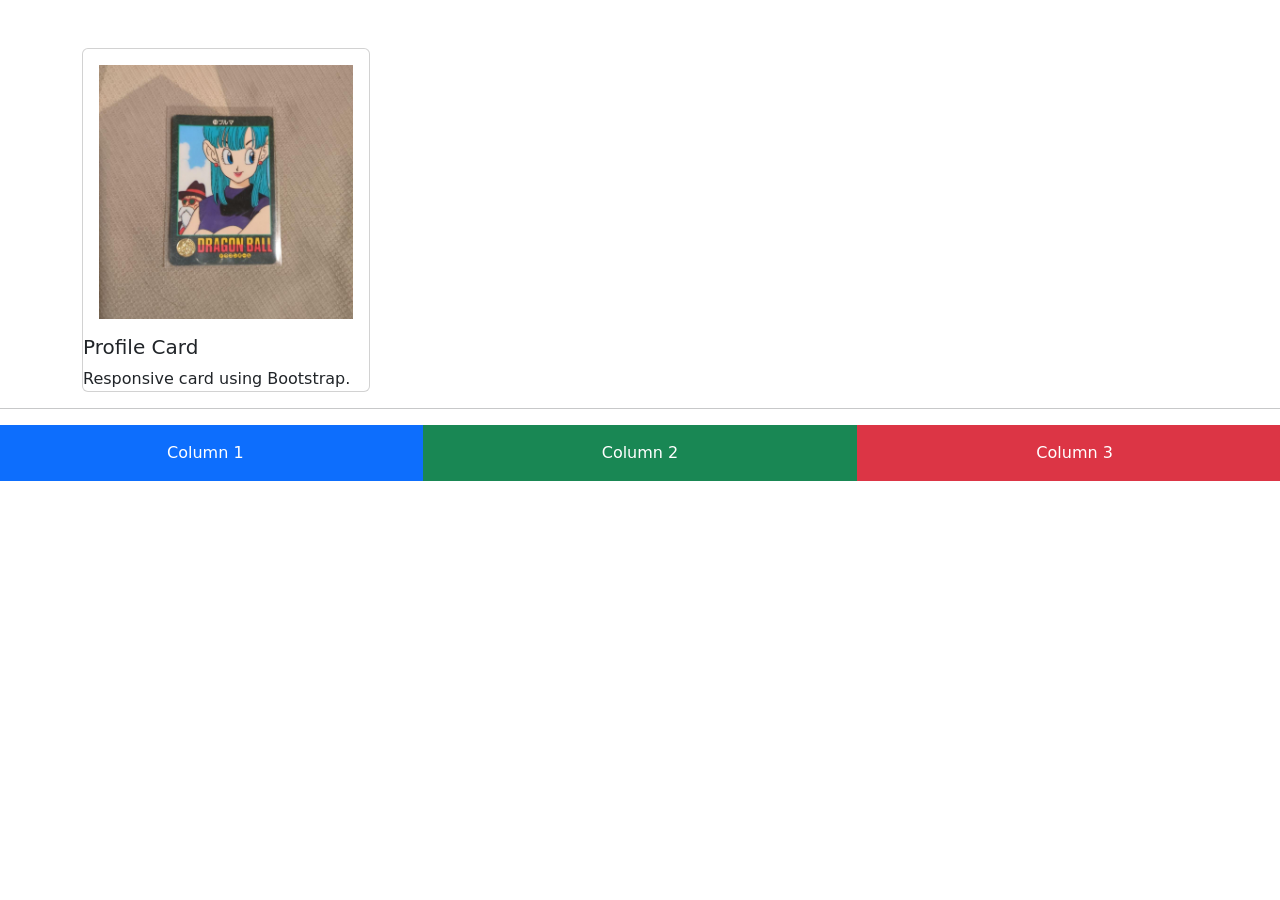
<file: front end framework/front end framework/index.html>
<!DOCTYPE html>
<html>

<head>
    <title>Bootstrap Task</title>

    <link href="https://cdn.jsdelivr.net/npm/bootstrap@5.3.3/dist/css/bootstrap.min.css" rel="stylesheet">
</head>

<body>

    <div class="container mt-5">

        <div class="card" style="width:18rem;">
            <img src="profile.jpg" <div class="card-body">
            <h5 class="card-title">Profile Card</h5>
            <p class="card-text">
                Responsive card using Bootstrap.
            </p>
        </div>
    </div>

    <hr>

    <div class="row text-center">
        <div class="col-md-4 bg-primary text-white p-3">
            Column 1
        </div>

        <div class="col-md-4 bg-success text-white p-3">
            Column 2
        </div>

        <div class="col-md-4 bg-danger text-white p-3">
            Column 3
        </div>
    </div>

    </div>

</body>

</html>
</file>
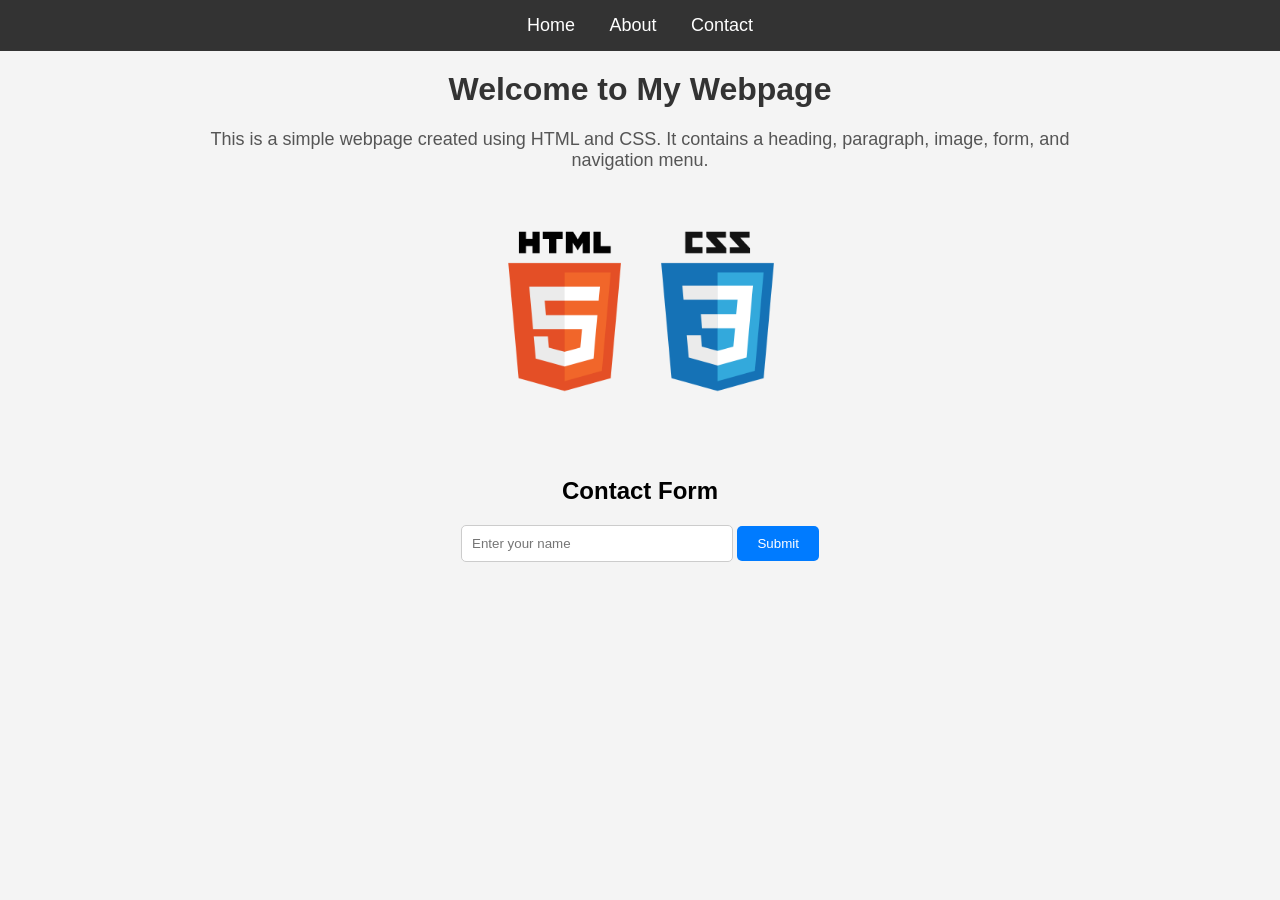
<file: html internship/html internship/index.html>
<!DOCTYPE html>
<html lang="en">

<head>
    <meta charset="UTF-8">
    <title>Simple Webpage</title>
    <link rel="stylesheet" href="style.css">
</head>

<body>
    <nav>
        <a href="#">Home</a>
        <a href="#">About</a>
        <a href="#">Contact</a>
    </nav>
    <h1>Welcome to My Webpage</h1>
    <p>
        This is a simple webpage created using HTML and CSS.
        It contains a heading, paragraph, image, form, and navigation menu.
    </p>
    <img src="sample-image.png" alt="Sample Image">
    <div class="form-container">
        <h2>Contact Form</h2>
        <form>
            <input type="text" placeholder="Enter your name" required>
            <button type="submit">Submit</button>
        </form>
    </div>

</body>

</html>
</file>
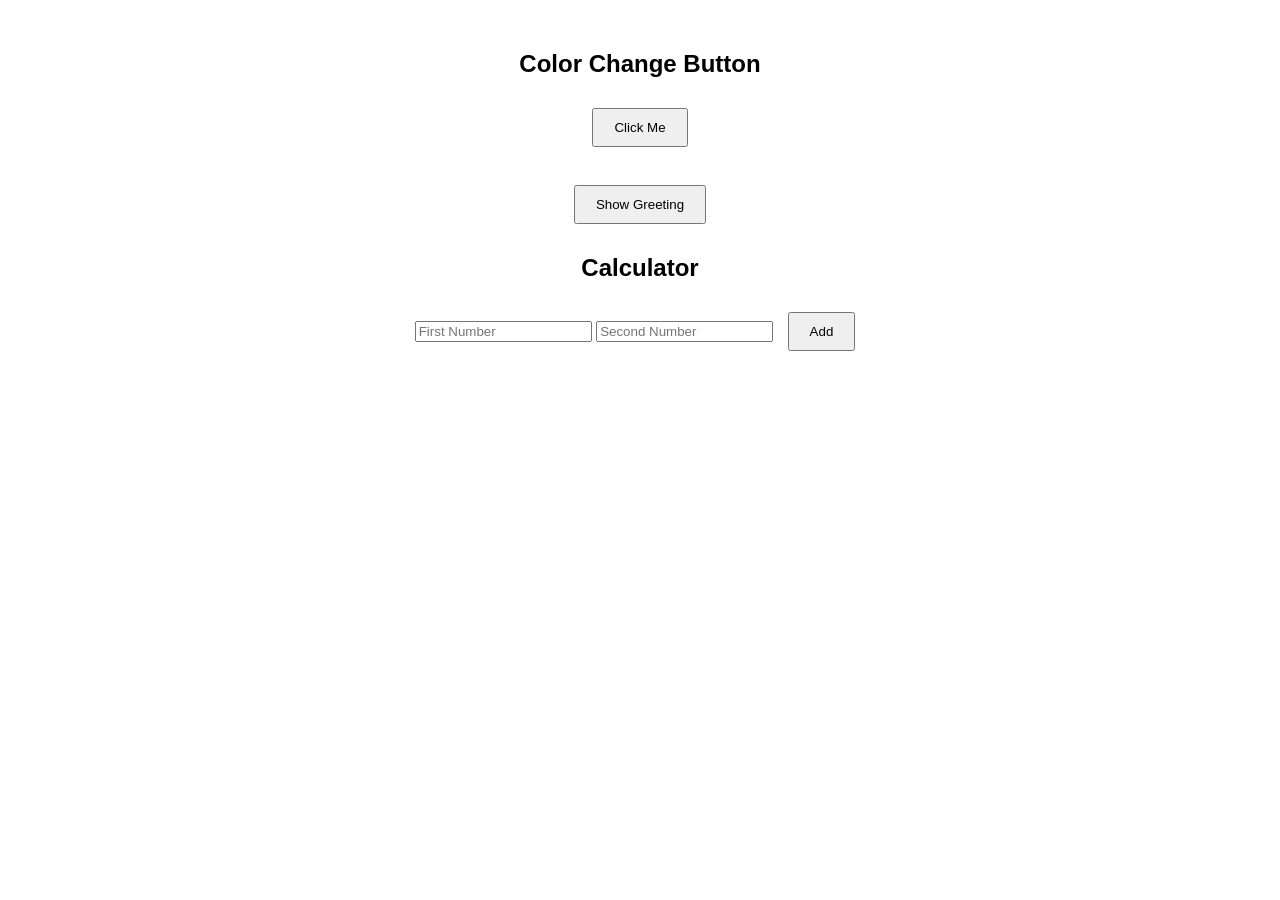
<file: js internship/js internship/index.html>
<!DOCTYPE html>
<html>

<head>
    <title>JavaScript Tasks</title>
    <link rel="stylesheet" href="style.css">
</head>

<body>

    <h2>Color Change Button</h2>
    <button id="colorBtn">Click Me</button>

    <br><br>

    <button onclick="showGreeting()">Show Greeting</button>

    <h2>Calculator</h2>

    <input type="number" id="num1" placeholder="First Number">
    <input type="number" id="num2" placeholder="Second Number">

    <button onclick="addNumbers()">Add</button>

    <h3 id="result"></h3>

    <script src="script.js"></script>
</body>

</html>
</file>
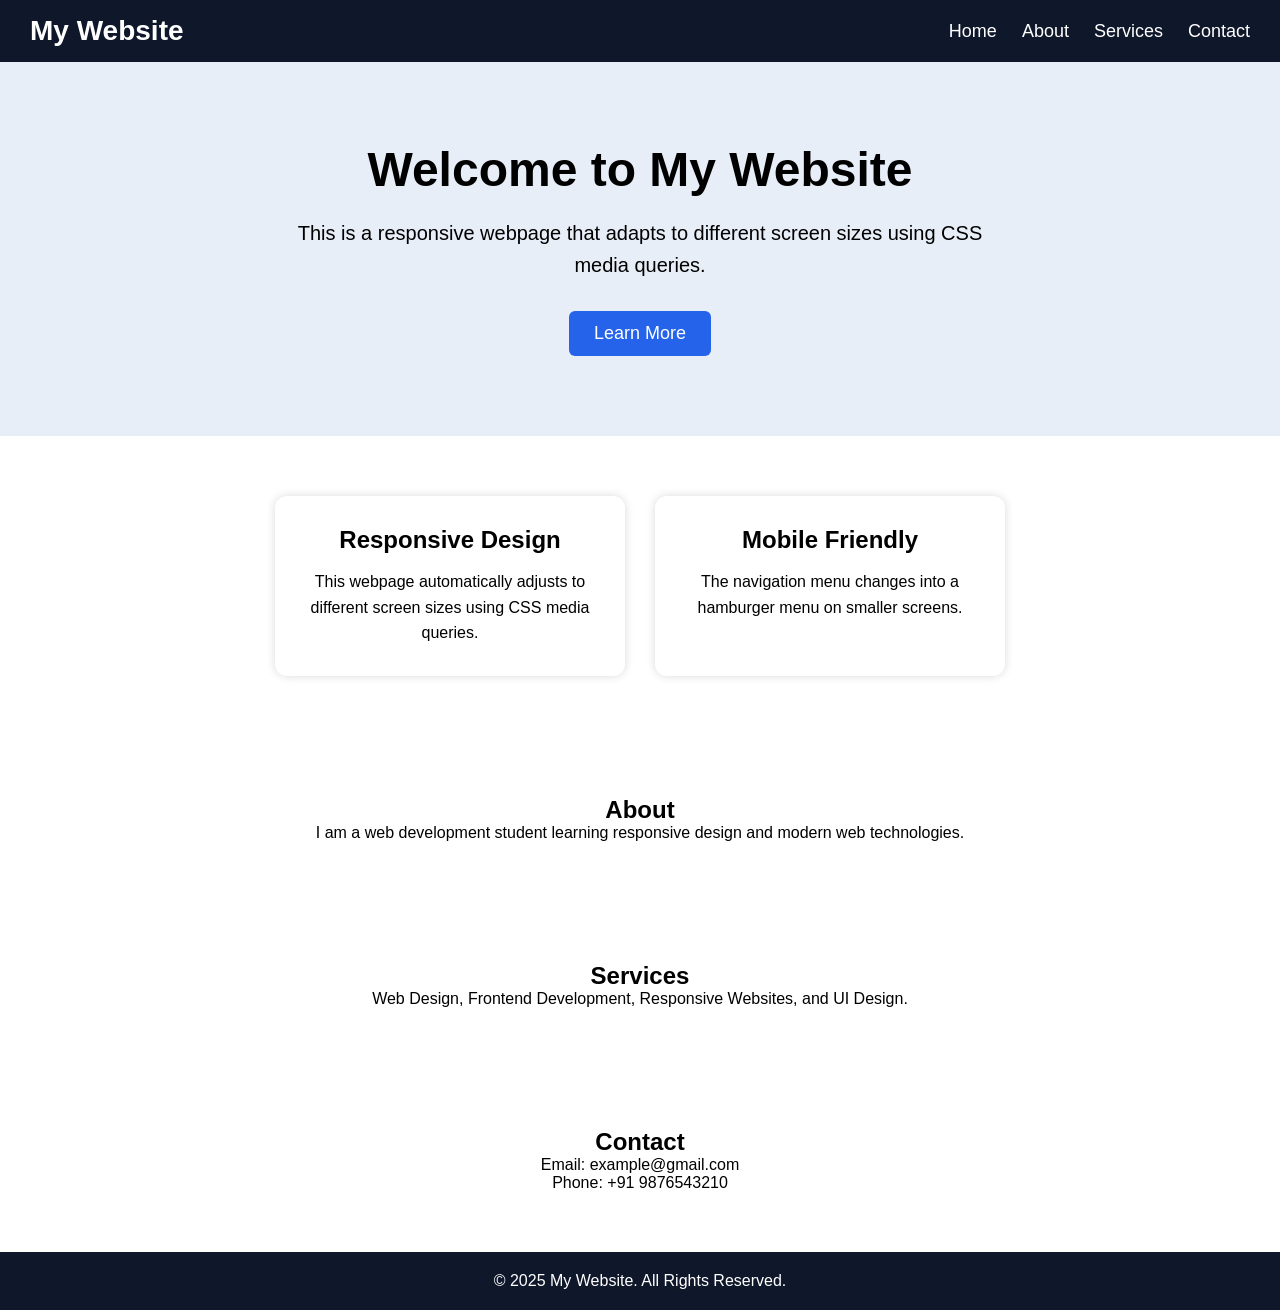
<file: responsive design/responsive design/index.html>
<!DOCTYPE html>
<html lang="en">

<head>
    <meta charset="UTF-8">
    <meta name="viewport" content="width=device-width, initial-scale=1.0">
    <title>Responsive Website</title>
    <link rel="stylesheet" href="style.css">
</head>

<body>

    <!-- Navigation Bar -->
    <nav class="navbar">
        <div class="logo">My Website</div>

        <input type="checkbox" id="menu-toggle">

        <label for="menu-toggle" class="hamburger">
            ☰
        </label>

        <ul class="nav-links">
            <li><a href="#home">Home</a></li>
            <li><a href="#about">About</a></li>
            <li><a href="#services">Services</a></li>
            <li><a href="#contact">Contact</a></li>
        </ul>
    </nav>

    <!-- Hero Section -->
    <section id="home" class="hero">
        <h1>Welcome to My Website</h1>
        <p>
            This is a responsive webpage that adapts to
            different screen sizes using CSS media queries.
        </p>
        <button>Learn More</button>
    </section>

    <!-- Cards Section -->
    <section class="cards">

        <div class="card">
            <h2>Responsive Design</h2>
            <p>
                This webpage automatically adjusts to different
                screen sizes using CSS media queries.
            </p>
        </div>

        <div class="card">
            <h2>Mobile Friendly</h2>
            <p>
                The navigation menu changes into a hamburger menu
                on smaller screens.
            </p>
        </div>

    </section>

    <!-- About Section -->
    <section id="about" class="card-section">
        <h2>About</h2>
        <p>
            I am a web development student learning responsive
            design and modern web technologies.
        </p>
    </section>

    <!-- Services Section -->
    <section id="services" class="card-section">
        <h2>Services</h2>
        <p>
            Web Design, Frontend Development,
            Responsive Websites, and UI Design.
        </p>
    </section>

    <!-- Contact Section -->
    <section id="contact" class="card-section">
        <h2>Contact</h2>
        <p>Email: example@gmail.com</p>
        <p>Phone: +91 9876543210</p>
    </section>

    <!-- Footer -->
    <footer>
        <p>© 2025 My Website. All Rights Reserved.</p>
    </footer>

</body>

</html>
</file>
<file: html internship/html internship/style.css>
/* General Styling */
body {
    font-family: Arial, sans-serif;
    text-align: center;
    margin: 0;
    padding: 0;
    background-color: #f4f4f4;
}

/* Navigation Menu */
nav {
    background-color: #333;
    padding: 15px;
}

nav a {
    color: white;
    text-decoration: none;
    margin: 0 15px;
    font-size: 18px;
}

nav a:hover {
    color: yellow;
}

/* Heading */
h1 {
    color: #333;
    margin-top: 20px;
}

/* Paragraph */
p {
    width: 70%;
    margin: 10px auto;
    font-size: 18px;
    color: #555;
}

/* Image */
img {
    width: 300px;
    height: auto;
    margin: 20px 0;
    border-radius: 10px;
}

/* Form */
.form-container {
    margin-top: 20px;
}

input {
    padding: 10px;
    width: 250px;
    border: 1px solid #ccc;
    border-radius: 5px;
}

button {
    padding: 10px 20px;
    background-color: #007BFF;
    color: white;
    border: none;
    border-radius: 5px;
    cursor: pointer;
}

button:hover {
    background-color: #0056b3;
}
</file>
<file: js internship/js internship/style.css>
body {
    text-align: center;
    font-family: Arial;
    margin-top: 50px;
}

button {
    padding: 10px 20px;
    margin: 10px;
}
</file>
<file: responsive design/responsive design/style.css>
* {
    margin: 0;
    padding: 0;
    box-sizing: border-box;
}

body {
    font-family: Arial, sans-serif;
}

/* Navbar */
.navbar {
    background: #0f172a;
    color: white;
    display: flex;
    justify-content: space-between;
    align-items: center;
    padding: 15px 30px;
    position: relative;
}

.logo {
    font-size: 28px;
    font-weight: bold;
}

.nav-links {
    list-style: none;
    display: flex;
}

.nav-links li {
    margin-left: 25px;
}

.nav-links a {
    color: white;
    text-decoration: none;
    font-size: 18px;
}

#menu-toggle {
    display: none;
}

.hamburger {
    display: none;
    font-size: 30px;
    cursor: pointer;
}

/* Hero */
.hero {
    text-align: center;
    padding: 80px 20px;
    background: #e8eef7;
}

.hero h1 {
    font-size: 48px;
    margin-bottom: 20px;
}

.hero p {
    max-width: 700px;
    margin: auto;
    font-size: 20px;
    line-height: 1.6;
}

.hero button {
    margin-top: 30px;
    padding: 12px 25px;
    border: none;
    background: #2563eb;
    color: white;
    border-radius: 6px;
    font-size: 18px;
    cursor: pointer;
}

/* Cards */
.cards {
    display: flex;
    justify-content: center;
    gap: 30px;
    padding: 60px 20px;
    flex-wrap: wrap;
}

.card {
    width: 350px;
    background: white;
    padding: 30px;
    border-radius: 12px;
    box-shadow: 0 0 10px rgba(0, 0, 0, 0.15);
    text-align: center;
}

.card h2 {
    margin-bottom: 15px;
}

.card p {
    line-height: 1.6;
}

/* Footer */
footer {
    background: #0f172a;
    color: white;
    text-align: center;
    padding: 20px;
}

/* Responsive */
@media(max-width:768px) {

    .hamburger {
        display: block;
    }

    .nav-links {
        display: none;
        flex-direction: column;
        width: 100%;
        background: #1e293b;
        position: absolute;
        top: 60px;
        left: 0;
        text-align: center;
    }

    .nav-links li {
        margin: 15px 0;
    }

    #menu-toggle:checked~.nav-links {
        display: flex;
    }

    .hero h1 {
        font-size: 32px;
    }

    .hero p {
        font-size: 16px;
    }

    .cards {
        flex-direction: column;
        align-items: center;
    }
}

html {
    scroll-behavior: smooth;
}

.card-section {
    padding: 60px 20px;
    text-align: center;
}
</file>
